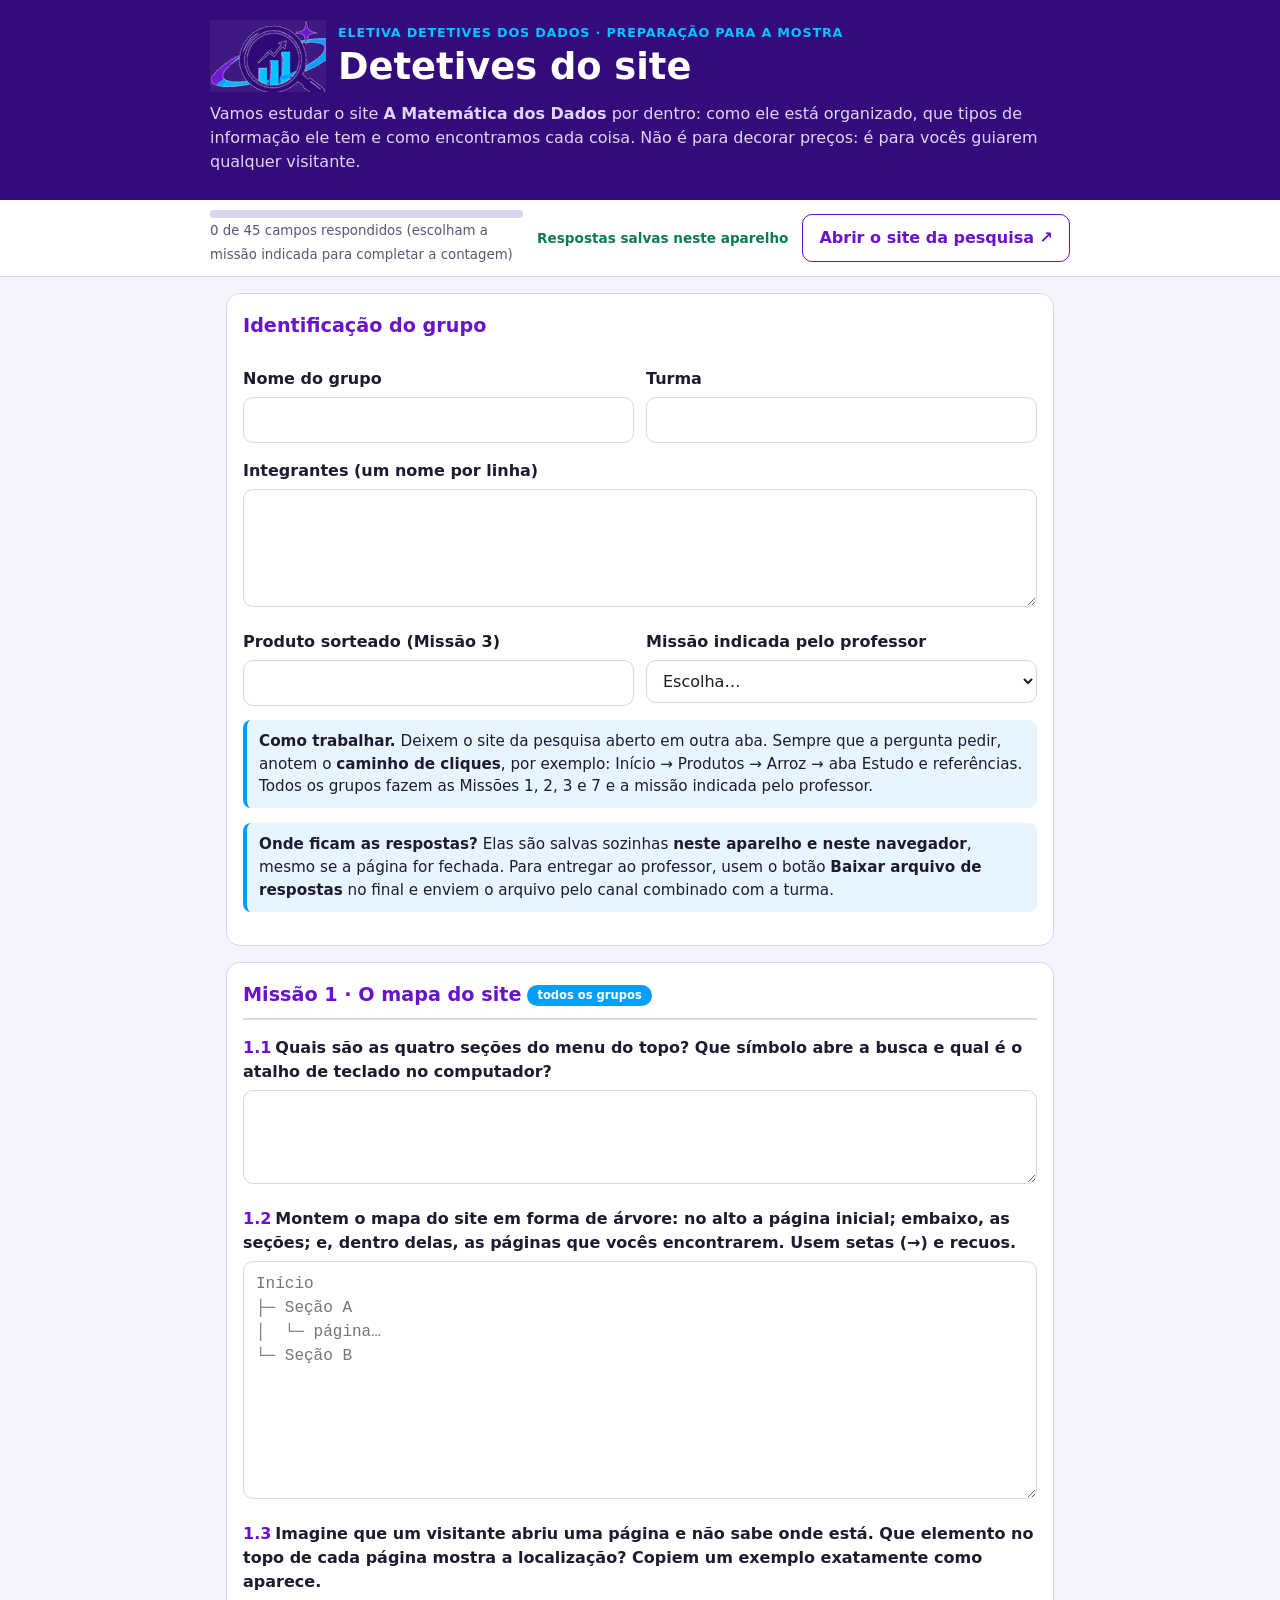
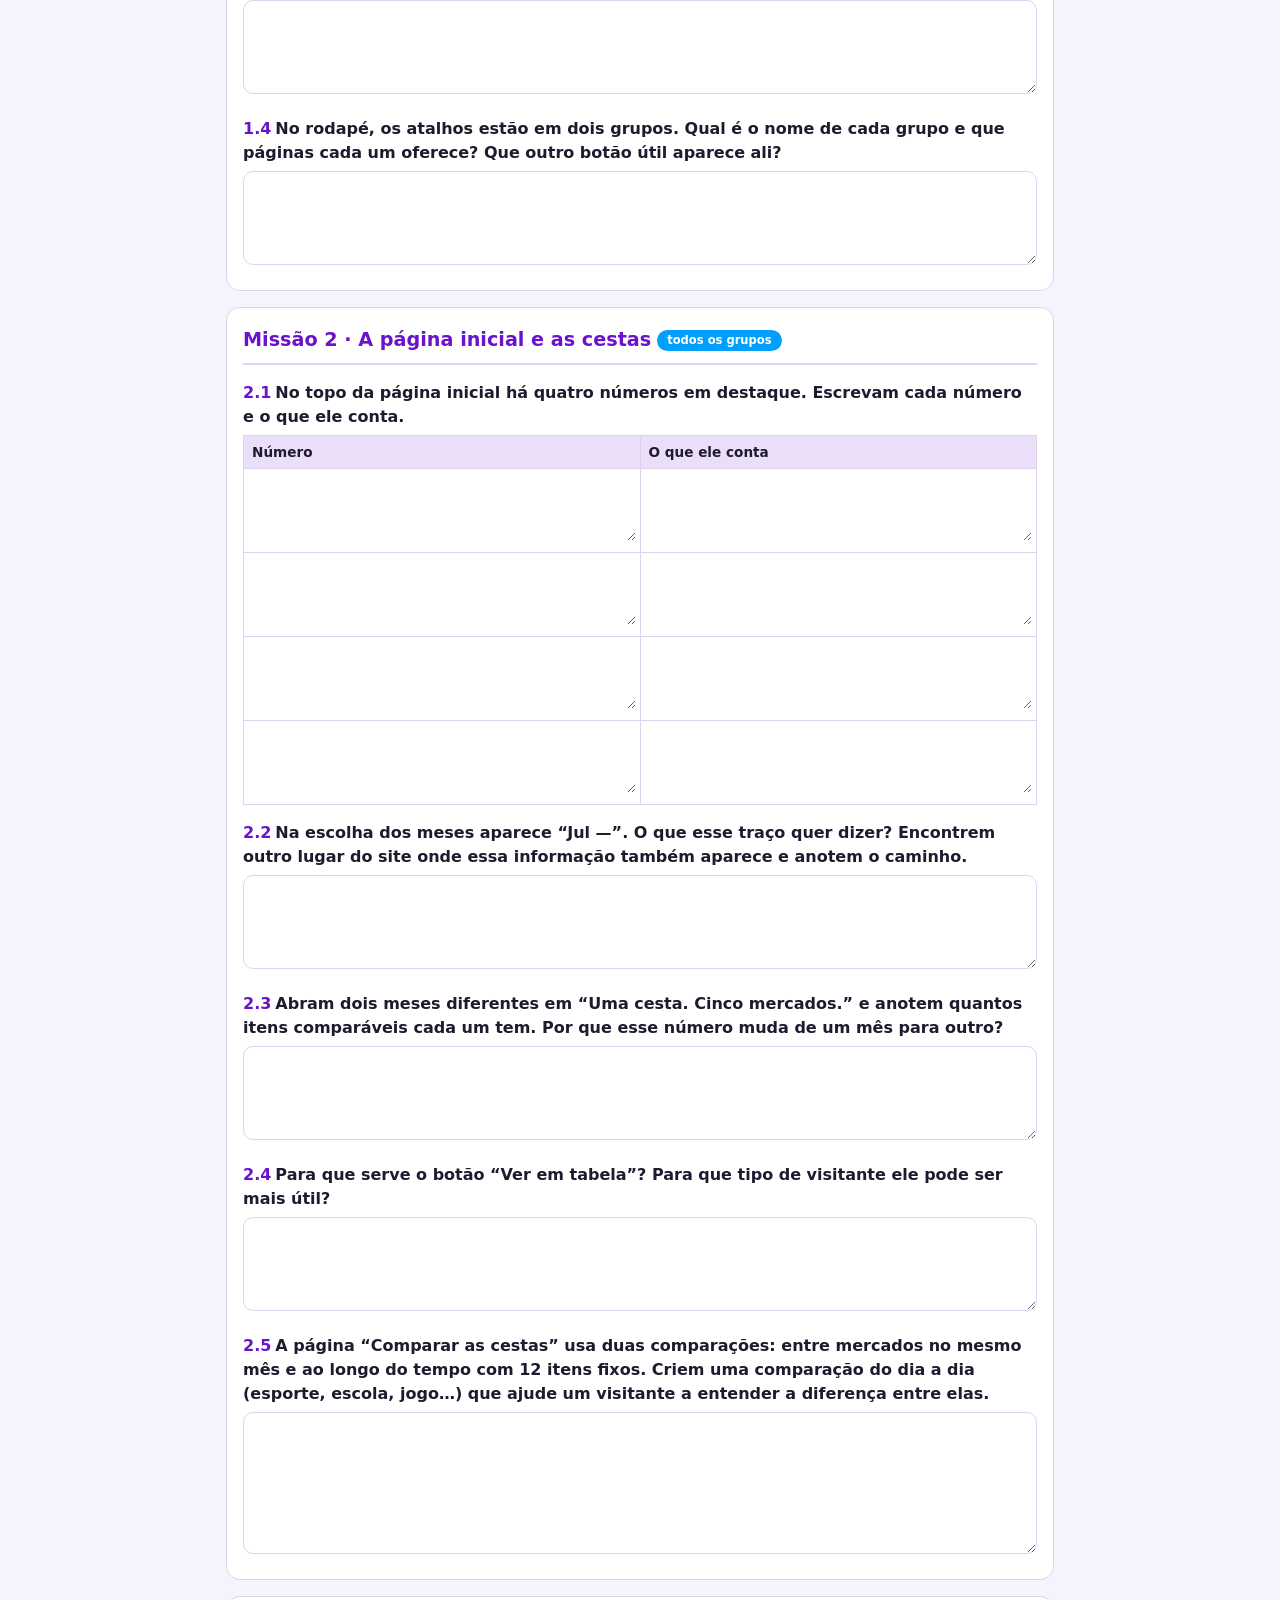
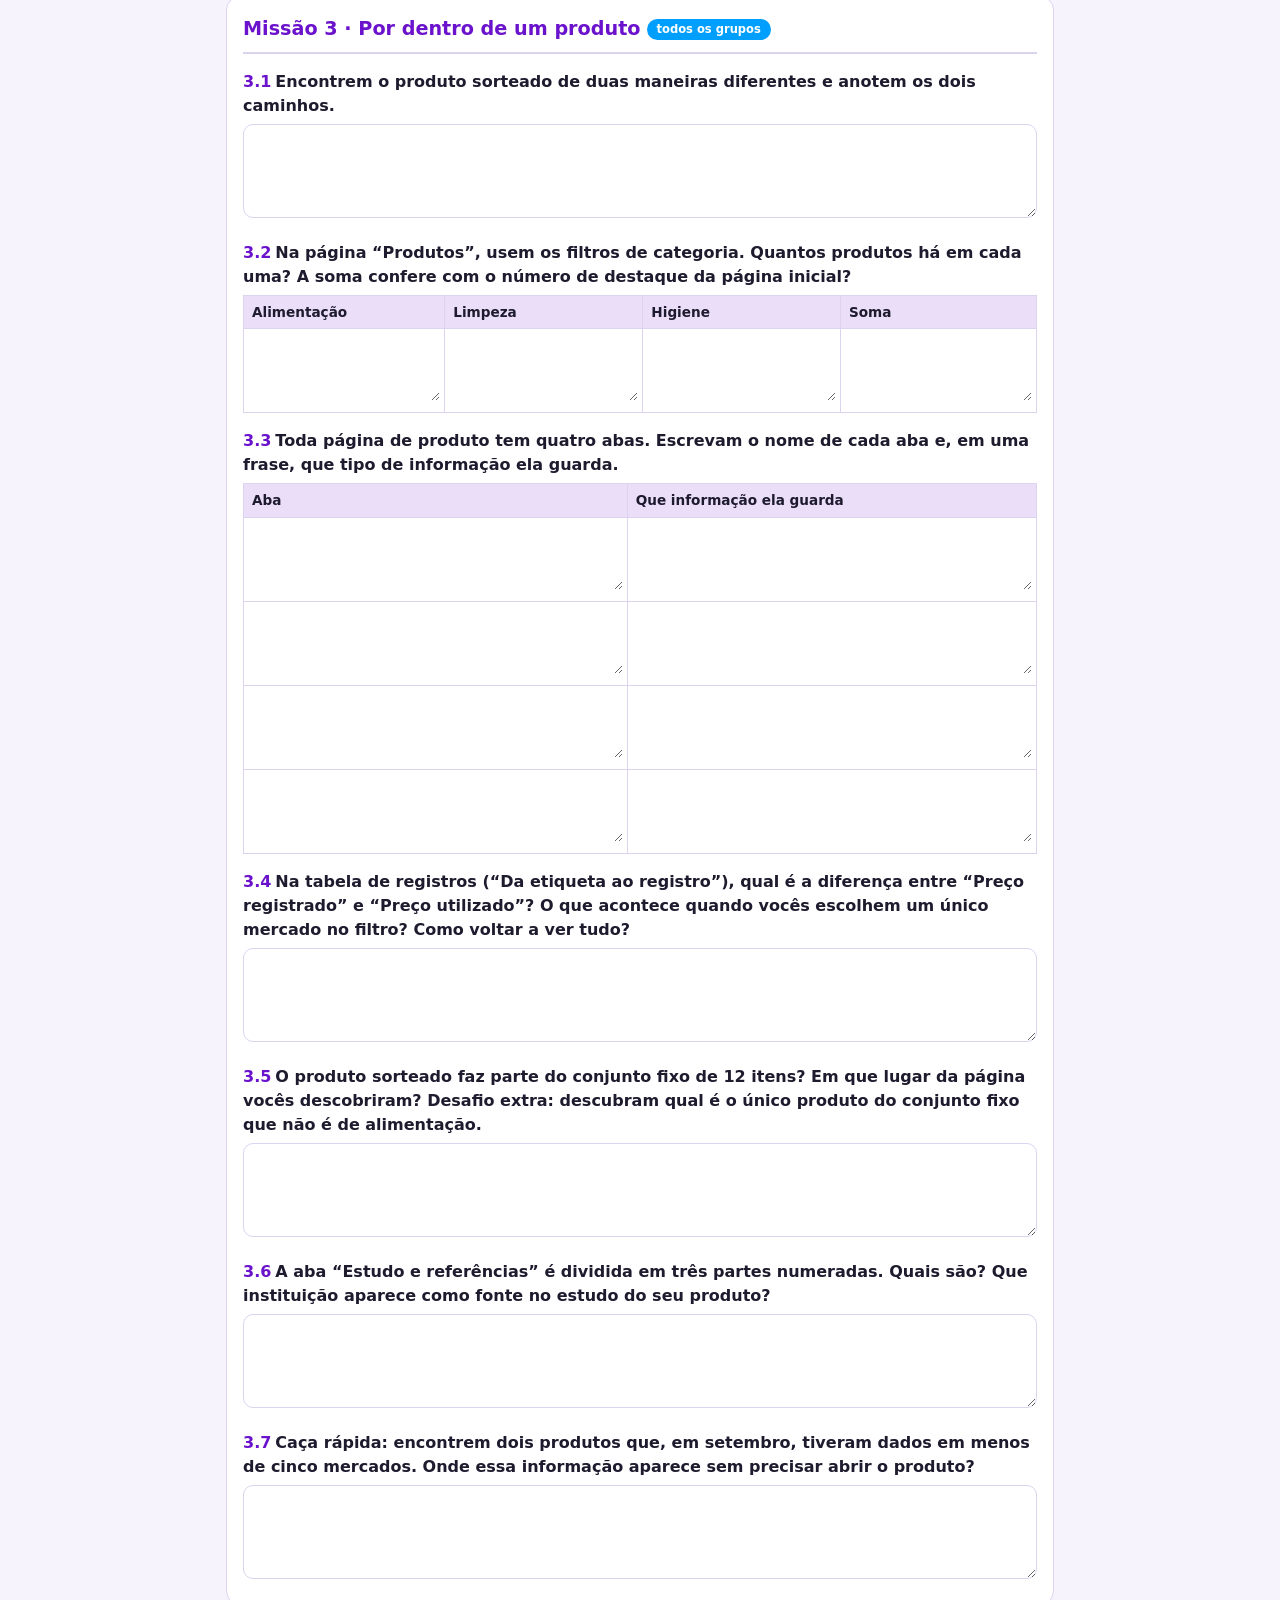
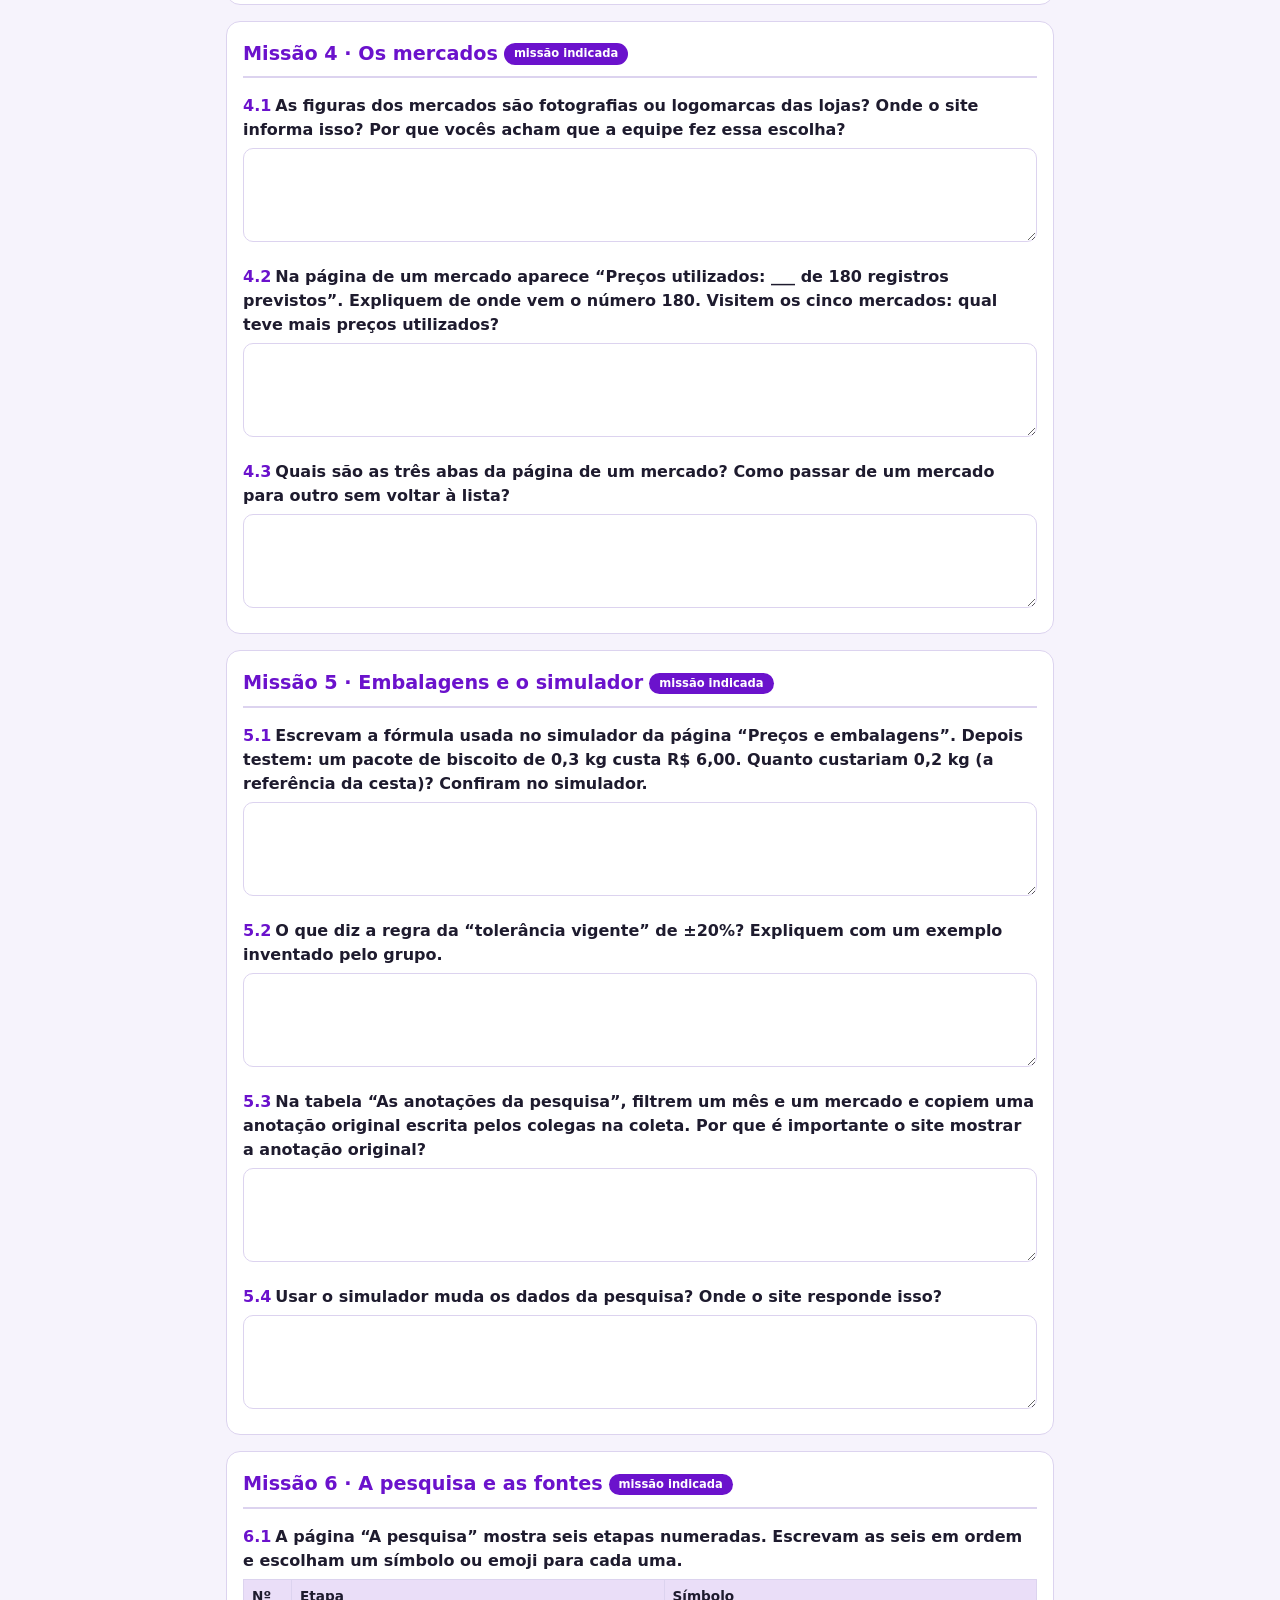
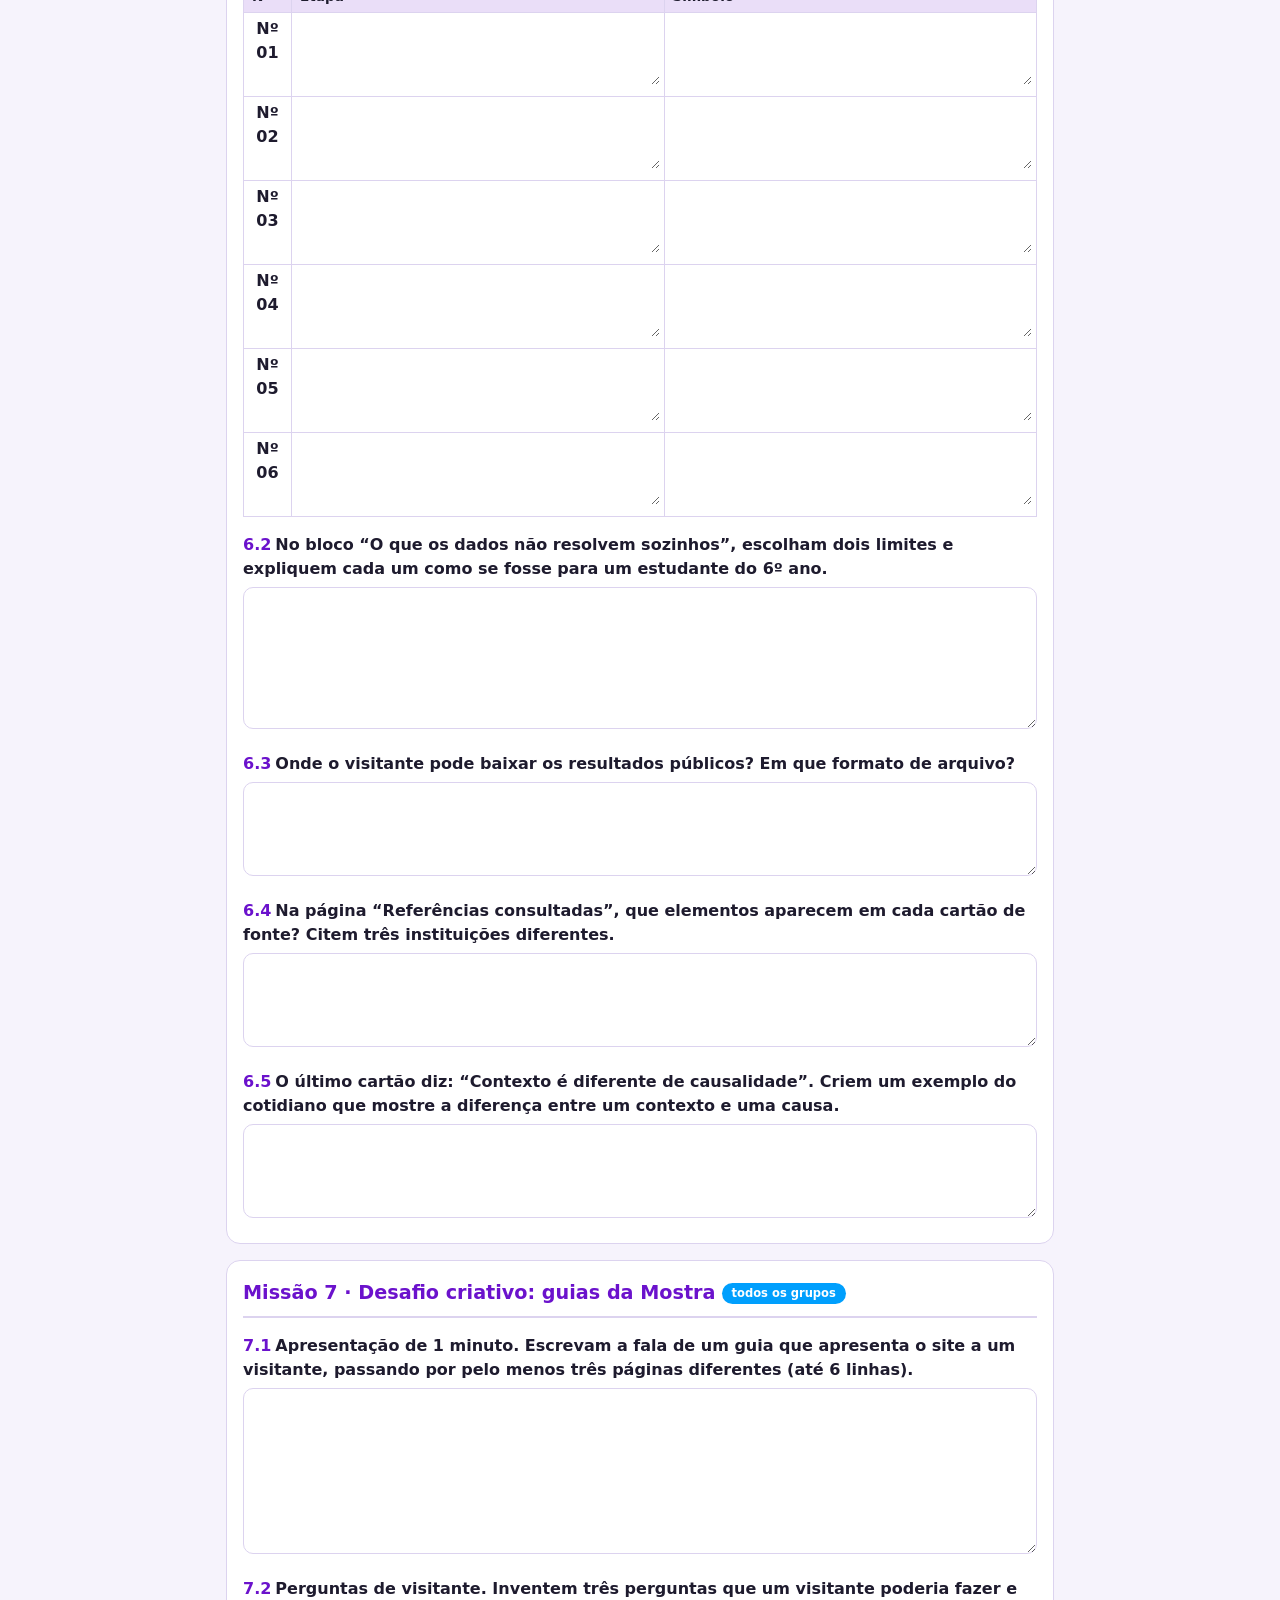
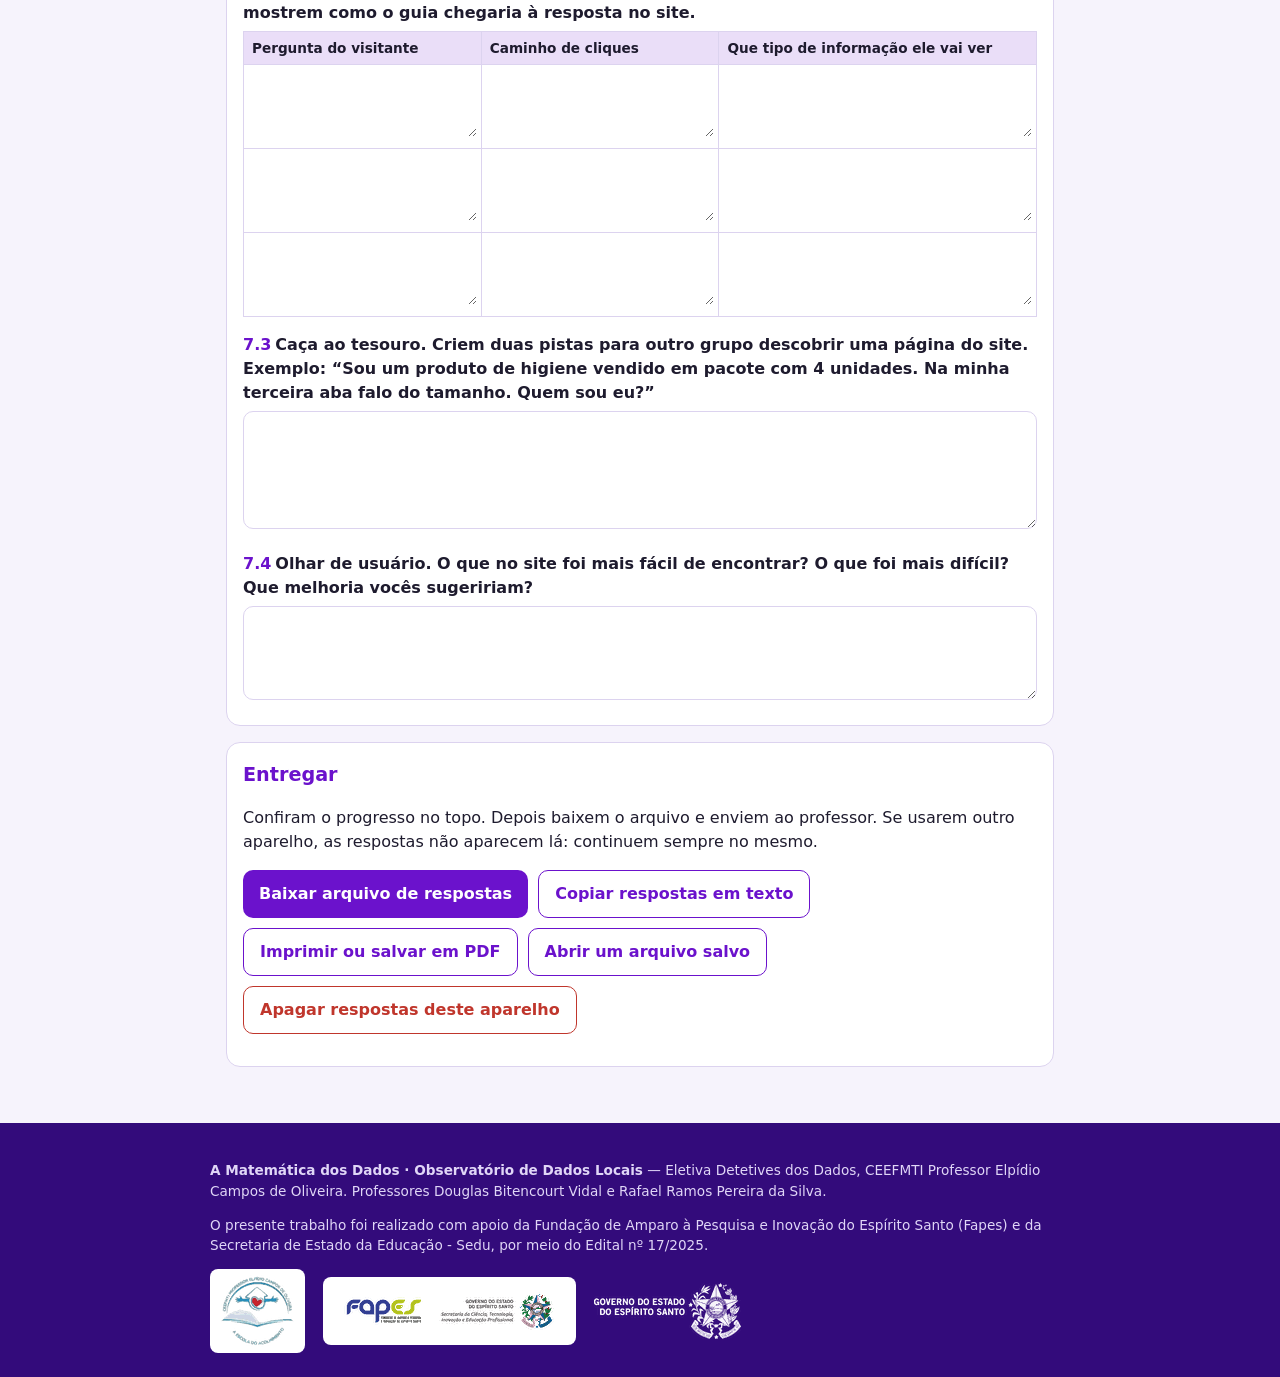
<file: index.html>
<!doctype html>
<html lang="pt-BR">
<head>
<meta charset="utf-8">
<meta name="viewport" content="width=device-width,initial-scale=1">
<title>Detetives do site</title>
<meta name="description" content="Atividade da eletiva Detetives dos Dados: estudo da organização do site A Matemática dos Dados, em preparação para a Mostra.">
<link rel="stylesheet" href="assets/estilo.css">
<link rel="stylesheet" href="assets/logos.css">
</head>
<body>
<header class="topo">
  <div class="marca">
    <span class="logo lg-logo-projeto-icone" role="img" aria-label="Logo do projeto A Matemática dos Dados"></span>
    <div>
      <div class="kicker">Eletiva Detetives dos Dados · preparação para a Mostra</div>
      <h1>Detetives do site</h1>
    </div>
  </div>
  <p>Vamos estudar o site <b>A Matemática dos Dados</b> por dentro: como ele está organizado, que tipos de informação ele tem e como encontramos cada coisa. Não é para decorar preços: é para vocês guiarem qualquer visitante.</p>
</header>

<div class="barra">
  <div class="in">
    <div class="progresso" aria-live="polite">
      <div class="trilho"><div class="cheio" id="cheio"></div></div>
      <small id="txtProgresso">0 de 0 campos respondidos</small>
    </div>
    <span class="status" id="status">Respostas salvas neste aparelho</span>
    <a class="botao sec" href="https://douglasbvidal.github.io/matematica-dos-dados/" target="_blank" rel="noopener">Abrir o site da pesquisa ↗</a>
  </div>
</div>

<main id="form">
  <section class="cartao">
    <h2>Identificação do grupo</h2>
    <div class="grade">
      <div class="q"><label for="g_nome">Nome do grupo</label><input type="text" id="g_nome" data-campo="grupo.nome" autocomplete="off"></div>
      <div class="q"><label for="g_turma">Turma</label><input type="text" id="g_turma" data-campo="grupo.turma" autocomplete="off"></div>
    </div>
    <div class="q"><label for="g_integrantes">Integrantes (um nome por linha)</label><textarea id="g_integrantes" data-campo="grupo.integrantes" rows="4"></textarea></div>
    <div class="grade">
      <div class="q"><label for="g_produto">Produto sorteado (Missão 3)</label><input type="text" id="g_produto" data-campo="grupo.produto" autocomplete="off"></div>
      <div class="q"><label for="g_missao">Missão indicada pelo professor</label>
        <select id="g_missao" data-campo="grupo.missao">
          <option value="">Escolha…</option>
          <option value="m4">Missão 4 · Os mercados</option>
          <option value="m5">Missão 5 · Embalagens e o simulador</option>
          <option value="m6">Missão 6 · A pesquisa e as fontes</option>
          <option value="todas">Todas</option>
        </select></div>
    </div>
    <p class="aviso" style="margin-top:14px"><b>Como trabalhar.</b> Deixem o site da pesquisa aberto em outra aba. Sempre que a pergunta pedir, anotem o <b>caminho de cliques</b>, por exemplo: Início → Produtos → Arroz → aba Estudo e referências. Todos os grupos fazem as Missões 1, 2, 3 e 7 e a missão indicada pelo professor.</p>
    <p class="aviso"><b>Onde ficam as respostas?</b> Elas são salvas sozinhas <b>neste aparelho e neste navegador</b>, mesmo se a página for fechada. Para entregar ao professor, usem o botão <b>Baixar arquivo de respostas</b> no final e enviem o arquivo pelo canal combinado com a turma.</p>
  </section>

  <div id="missoes"></div>

  <section class="cartao" id="acoes">
    <h2>Entregar</h2>
    <p>Confiram o progresso no topo. Depois baixem o arquivo e enviem ao professor. Se usarem outro aparelho, as respostas não aparecem lá: continuem sempre no mesmo.</p>
    <div class="botoes">
      <button type="button" id="btnBaixar">Baixar arquivo de respostas</button>
      <button type="button" class="sec" id="btnCopiar">Copiar respostas em texto</button>
      <button type="button" class="sec" id="btnImprimir">Imprimir ou salvar em PDF</button>
      <label class="botao sec" for="arqAbrir" style="cursor:pointer">Abrir um arquivo salvo</label>
      <input type="file" id="arqAbrir" accept=".json,application/json" class="oculta">
      <button type="button" class="perigo" id="btnLimpar">Apagar respostas deste aparelho</button>
    </div>
    <p class="status" id="msgAcoes" role="status"></p>
  </section>
</main>

<main id="resumo" class="oculta" aria-hidden="true"></main>

<footer>
  <div class="in">
    <p><b>A Matemática dos Dados · Observatório de Dados Locais</b> — Eletiva Detetives dos Dados, CEEFMTI Professor Elpídio Campos de Oliveira. Professores Douglas Bitencourt Vidal e Rafael Ramos Pereira da Silva.</p>
    <p>O presente trabalho foi realizado com apoio da Fundação de Amparo à Pesquisa e Inovação do Espírito Santo (Fapes) e da Secretaria de Estado da Educação - Sedu, por meio do Edital nº 17/2025.</p>
    <div class="logos">
      <span class="claro"><span class="logo lg-logo-escola" role="img" aria-label="Selo do CEEFMTI Professor Elpídio Campos de Oliveira"></span></span>
      <span class="claro"><span class="logo lg-fapes" role="img" aria-label="Fapes"></span></span>
      <span class="logo lg-governo" role="img" aria-label="Governo do Estado do Espírito Santo"></span>
    </div>
  </div>
</footer>
<script src="assets/questoes.js"></script>
<script src="assets/aluno.js"></script>
</body>
</html>
</file>
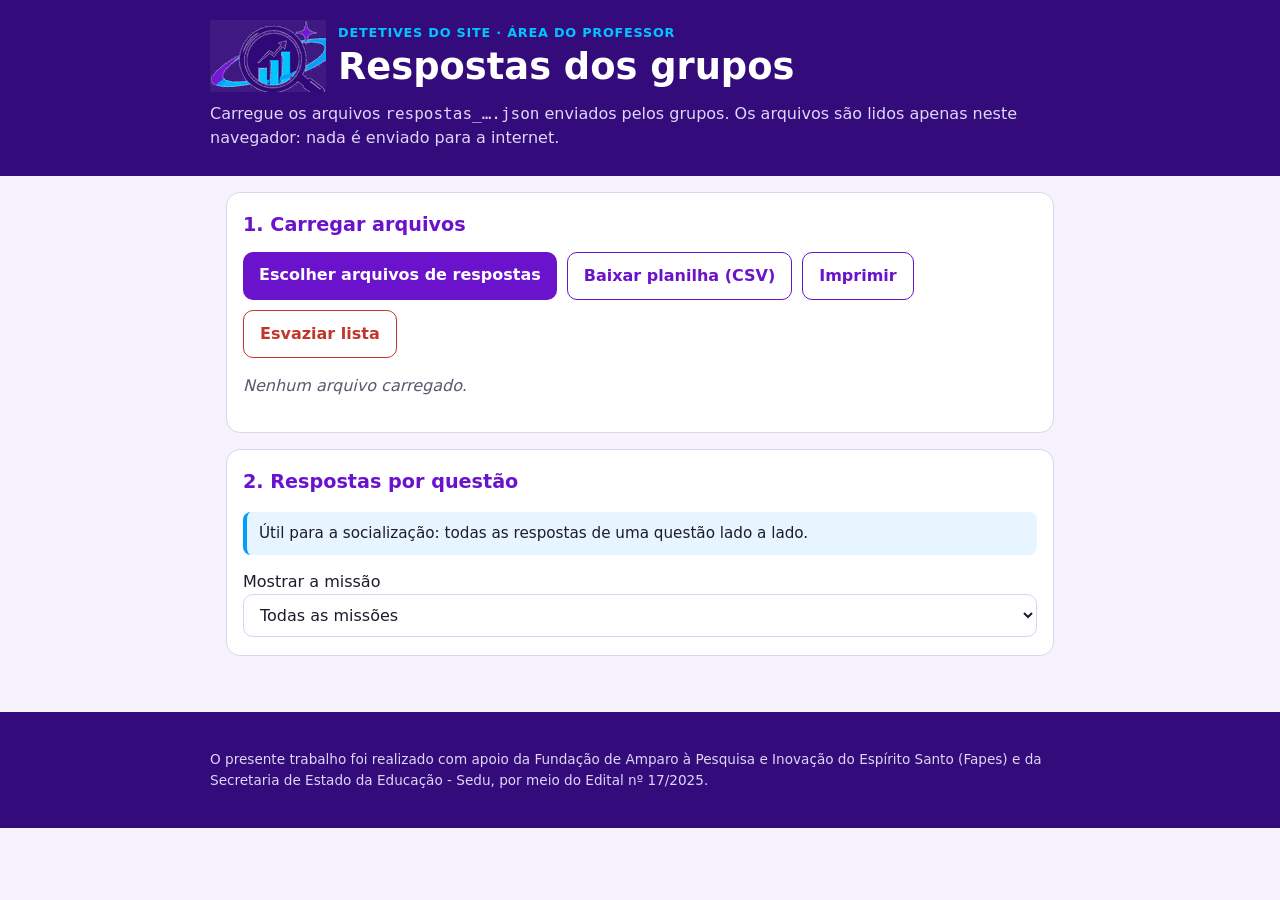
<file: professor.html>
<!doctype html>
<html lang="pt-BR">
<head>
<meta charset="utf-8">
<meta name="viewport" content="width=device-width,initial-scale=1">
<meta name="robots" content="noindex">
<title>Respostas dos grupos</title>
<meta name="description" content="Consolida os arquivos de respostas da atividade Detetives do site.">
<link rel="stylesheet" href="assets/estilo.css">
<link rel="stylesheet" href="assets/logos.css">
</head>
<body>
<header class="topo">
  <div class="marca">
    <span class="logo lg-logo-projeto-icone" role="img" aria-label="Logo do projeto"></span>
    <div><div class="kicker">Detetives do site · área do professor</div><h1>Respostas dos grupos</h1></div>
  </div>
  <p>Carregue os arquivos <code>respostas_….json</code> enviados pelos grupos. Os arquivos são lidos apenas neste navegador: nada é enviado para a internet.</p>
</header>
<main>
  <section class="cartao">
    <h2>1. Carregar arquivos</h2>
    <div class="botoes">
      <label class="botao" for="arquivos" style="cursor:pointer">Escolher arquivos de respostas</label>
      <input type="file" id="arquivos" accept=".json,application/json" multiple class="oculta">
      <button type="button" class="sec" id="btnCsv">Baixar planilha (CSV)</button>
      <button type="button" class="sec" id="btnImprimir">Imprimir</button>
      <button type="button" class="perigo" id="btnLimpar">Esvaziar lista</button>
    </div>
    <p class="status" id="msg" role="status"></p>
    <div id="grupos"></div>
  </section>
  <section class="cartao">
    <h2>2. Respostas por questão</h2>
    <p class="aviso">Útil para a socialização: todas as respostas de uma questão lado a lado.</p>
    <label for="filtro" class="enun" style="margin-top:10px">Mostrar a missão</label>
    <select id="filtro"><option value="">Todas as missões</option></select>
    <div id="porQuestao"></div>
  </section>
</main>
<footer>
  <div class="in">
    <p>O presente trabalho foi realizado com apoio da Fundação de Amparo à Pesquisa e Inovação do Espírito Santo (Fapes) e da Secretaria de Estado da Educação - Sedu, por meio do Edital nº 17/2025.</p>
  </div>
</footer>
<script src="assets/questoes.js"></script>
<script src="assets/professor.js"></script>
</body>
</html>
</file>
<file: assets/estilo.css>
:root{--roxo:#330B7B;--violeta:#6B12CC;--azul:#009FFD;--ciano:#02C5FF;--fundo:#F6F3FC;--cartao:#FFFFFF;--texto:#1E1B2E;--suave:#5B5870;--borda:#DCD3EF;--ok:#0A7D4F;--campo:#FFFFFF}
@media (prefers-color-scheme:dark){:root{--fundo:#15121F;--cartao:#1F1A2E;--texto:#ECE8F7;--suave:#B4ADC9;--borda:#3A3252;--campo:#17131F;--violeta:#A87BFF;--ok:#4FD69C}}
*{box-sizing:border-box}
html{-webkit-text-size-adjust:100%}
body{margin:0;background:var(--fundo);color:var(--texto);font:16px/1.5 system-ui,-apple-system,"Segoe UI",Roboto,Arial,sans-serif}
a{color:var(--violeta)}
.topo{background:var(--roxo);color:#fff;padding:20px 16px 26px}
.topo .marca{display:flex;align-items:center;gap:12px;max-width:860px;margin:0 auto}
.topo h1{margin:4px 0 0;font-size:clamp(1.6rem,5vw,2.3rem);line-height:1.15}
.topo .kicker{color:var(--ciano);font-weight:700;font-size:.8rem;letter-spacing:.06em;text-transform:uppercase}
.topo p{max-width:860px;margin:10px auto 0;color:#E0D6F7}
.logo{display:inline-block;background-size:contain;background-repeat:no-repeat;background-position:center;flex:none}
.barra{position:sticky;top:0;z-index:5;background:var(--cartao);border-bottom:1px solid var(--borda);padding:10px 16px}
.barra .in{max-width:860px;margin:0 auto;display:flex;flex-wrap:wrap;gap:8px 14px;align-items:center;justify-content:space-between}
.progresso{flex:1 1 220px;min-width:180px}
.progresso .trilho{height:8px;border-radius:99px;background:var(--borda);overflow:hidden}
.progresso .cheio{height:100%;width:0;background:linear-gradient(90deg,var(--violeta),var(--azul));transition:width .3s}
.progresso small{color:var(--suave)}
.status{font-size:.85rem;color:var(--ok);font-weight:600}
main{max-width:860px;margin:0 auto;padding:16px}
.cartao{background:var(--cartao);border:1px solid var(--borda);border-radius:14px;padding:18px 16px;margin:0 0 16px}
.cartao h2{margin:0 0 10px;color:var(--violeta);font-size:1.2rem}
.cartao.missao>h2{border-bottom:2px solid var(--borda);padding-bottom:8px}
.etq{display:inline-block;font-size:.72rem;font-weight:700;border-radius:99px;padding:2px 10px;margin-left:6px;vertical-align:middle;background:var(--azul);color:#fff}
.etq.esc{background:var(--violeta)}
.q{margin:16px 0 0}
.q label,.q .enun{display:block;font-weight:600;margin-bottom:6px}
.q .num{color:var(--violeta);font-weight:800;margin-right:4px}
textarea,input[type=text],select{width:100%;font:inherit;color:var(--texto);background:var(--campo);border:1.5px solid var(--borda);border-radius:10px;padding:10px 12px}
textarea{resize:vertical;min-height:84px}
textarea.arvore{font-family:ui-monospace,Consolas,monospace;min-height:180px}
textarea:focus,input:focus,select:focus{outline:3px solid color-mix(in srgb,var(--azul) 40%,transparent);border-color:var(--azul)}
.grade{display:grid;gap:12px;grid-template-columns:repeat(auto-fit,minmax(220px,1fr))}
.tab{width:100%;overflow-x:auto}
.tab table{border-collapse:collapse;width:100%;min-width:480px}
.tab th{background:color-mix(in srgb,var(--violeta) 14%,var(--cartao));text-align:left;font-size:.85rem;padding:6px 8px;border:1px solid var(--borda)}
.tab td{border:1px solid var(--borda);padding:4px;vertical-align:top}
.tab td.fixa{font-weight:700;text-align:center;width:48px}
.tab textarea{min-height:56px;border:0;border-radius:6px}
.botoes{display:flex;flex-wrap:wrap;gap:10px;margin-top:12px}
button,.botao{font:inherit;font-weight:700;border:0;border-radius:10px;padding:11px 16px;cursor:pointer;background:var(--violeta);color:#fff;text-decoration:none;display:inline-block}
button.sec,.botao.sec{background:transparent;color:var(--violeta);border:1.5px solid var(--violeta)}
button.perigo{background:transparent;color:#C0362C;border:1.5px solid #C0362C}
.aviso{background:color-mix(in srgb,var(--azul) 10%,var(--cartao));border-left:4px solid var(--azul);padding:10px 12px;border-radius:8px;font-size:.95rem}
.oculta{display:none}
footer{background:var(--roxo);color:#E0D6F7;padding:24px 16px;margin-top:24px;font-size:.85rem}
footer .in{max-width:860px;margin:0 auto}
footer .logos{display:flex;flex-wrap:wrap;gap:18px;align-items:center;margin-top:12px}
footer .claro{background:#fff;border-radius:8px;padding:6px 10px;display:inline-flex}
.res{border:1px solid var(--borda);border-radius:10px;margin:10px 0;padding:10px 12px;background:var(--cartao)}
.res h3{margin:0 0 6px;font-size:1rem;color:var(--violeta)}
.res .lin{margin:6px 0;white-space:pre-wrap}
.res .lin b{color:var(--suave);font-weight:700}
.vazio{color:var(--suave);font-style:italic}
@media (max-width:600px){.barra{position:static}.barra .botao{padding:8px 12px;font-size:.9rem}
.tab table{min-width:0}.tab thead{display:none}.tab table,.tab tbody,.tab tr,.tab td{display:block;width:100%}
.tab tr{border:1px solid var(--borda);border-radius:10px;margin:0 0 10px;padding:6px}
.tab td{border:0;padding:4px 2px}.tab td::before{content:attr(data-rotulo);display:block;font-size:.8rem;font-weight:700;color:var(--suave);margin:0 0 2px 4px}
.tab td.fixa{width:auto;text-align:left}.tab textarea{border:1.5px solid var(--borda)}}
@media print{.barra,.botoes,footer .logos,#acoes{display:none}body{background:#fff;color:#000}.cartao{break-inside:avoid;border-color:#999}textarea{border:1px solid #999;min-height:auto}}
</file>
<file: assets/logos.css>
.lg-logo-projeto-icone{background-image:url([data-uri]);width:116px;height:72px}
.lg-logo-escola{background-image:url([data-uri]);width:75px;height:72px}
.lg-fapes{background-image:url([data-uri]);width:233px;height:56px}
.lg-governo{background-image:url([data-uri]);width:147px;height:56px}
</file>
